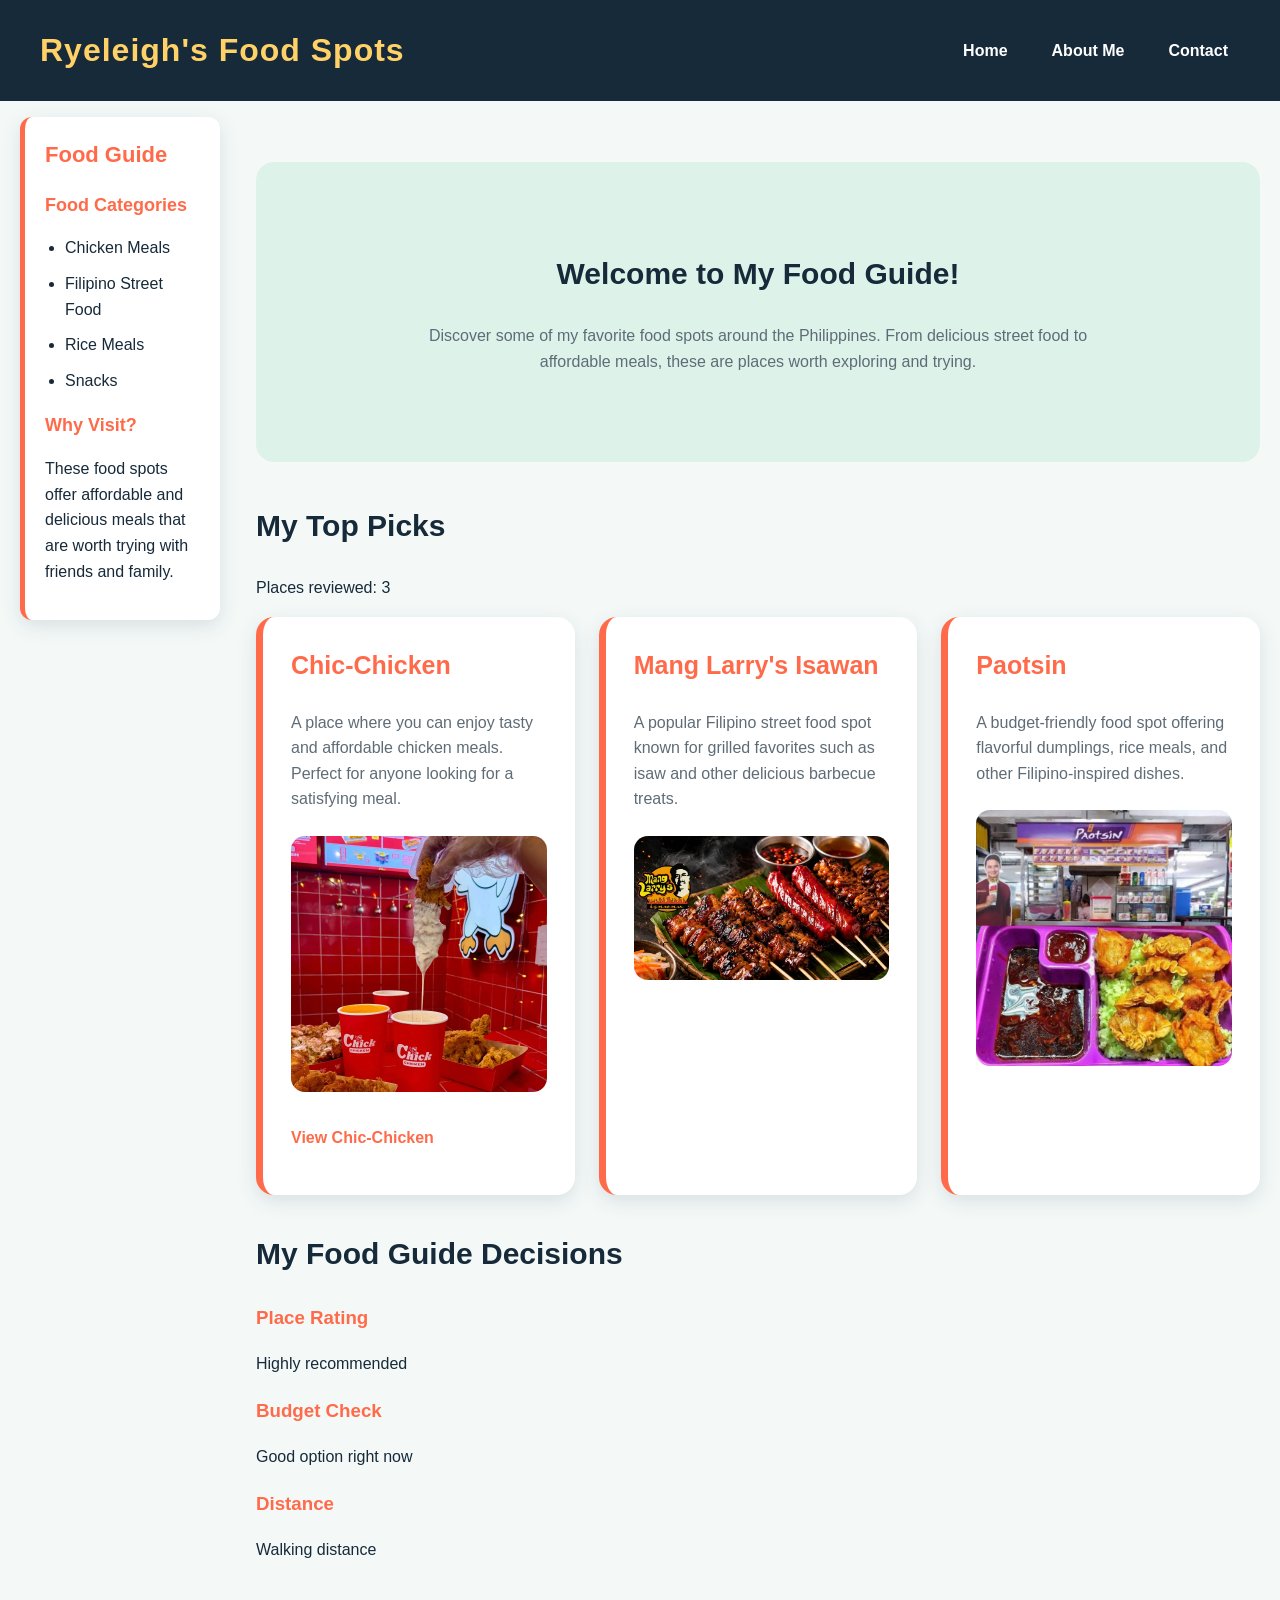
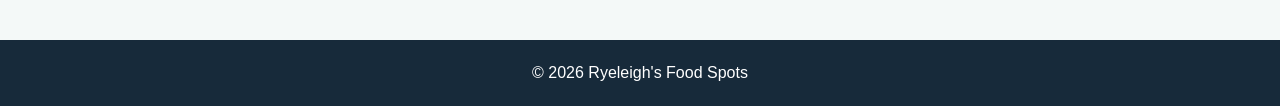
<file: index.html>
<!DOCTYPE html>
<html lang="en">
<head>
    <meta charset="UTF-8">
    <meta name="viewport" content="width=device-width, initial-scale=1.0">
    <title>Ryeleigh's Food Spots</title>

    <link rel="stylesheet" href="style.css">
</head>

<body>

<div class="page">

    <header class="site-header">
        <h1 id="guide-name">Ryeleigh's Food Spots</h1>

        <nav>
            <ul>
                <li><a href="index.html">Home</a></li>
                <li><a href="about.html">About Me</a></li>
                <li><a href="contact.html">Contact</a></li>
            </ul>
        </nav>
    </header>


    <aside>
        <h2>Food Guide</h2>

        <h3>Food Categories</h3>
        <ul>
            <li>Chicken Meals</li>
            <li>Filipino Street Food</li>
            <li>Rice Meals</li>
            <li>Snacks</li>
        </ul>

        <h3>Why Visit?</h3>
        <p>
            These food spots offer affordable and delicious meals
            that are worth trying with friends and family.
        </p>
    </aside>


    <main>

        <section class="intro-banner">
            <div>
                <h2>Welcome to My Food Guide!</h2>

                <p>
                    Discover some of my favorite food spots around the Philippines.
                    From delicious street food to affordable meals, these are places
                    worth exploring and trying.
                </p>
            </div>
        </section>


        <section>
            <h2>My Top Picks</h2>

            <p>
                Places reviewed: <span id="place-count">0</span>
            </p>

            <div class="place-grid">

                <article class="place-card">
                    <h3>Chic-Chicken</h3>

                    <p>
                        A place where you can enjoy tasty and affordable chicken
                        meals. Perfect for anyone looking for a satisfying meal.
                    </p>

                    <img src="chic-chicken.jpg" alt="Chic-Chicken food">

                    <p>
                        <a href="places/chic-chicken.html">
                            View Chic-Chicken
                        </a>
                    </p>
                </article>


                <article class="place-card">
                    <h3>Mang Larry's Isawan</h3>

                    <p>
                        A popular Filipino street food spot known for grilled
                        favorites such as isaw and other delicious barbecue treats.
                    </p>

                    <img
                        src="mang-larrys-isawan.jpg"
                        alt="Mang Larry's Isawan"
                    >
                </article>


                <article class="place-card">
                    <h3>Paotsin</h3>

                    <p>
                        A budget-friendly food spot offering flavorful dumplings,
                        rice meals, and other Filipino-inspired dishes.
                    </p>

                    <img src="paotsin.jpg" alt="Paotsin food">
                </article>

            </div>
        </section>


        <!-- Activity 8.3: Guide Decisions -->
        <section class="guide-decisions">
            <h2>My Food Guide Decisions</h2>

            <div>
                <h3>Place Rating</h3>
                <p id="rating-result">Rating will appear here.</p>
            </div>

            <div>
                <h3>Budget Check</h3>
                <p id="budget-result">Budget result will appear here.</p>
            </div>

            <div>
                <h3>Distance</h3>
                <p id="distance-result">Distance result will appear here.</p>
            </div>
        </section>

    </main>


    <footer>
        <p id="copyright"></p>
    </footer>

</div>

<script src="script.js"></script>
</body>
</html>
</file>
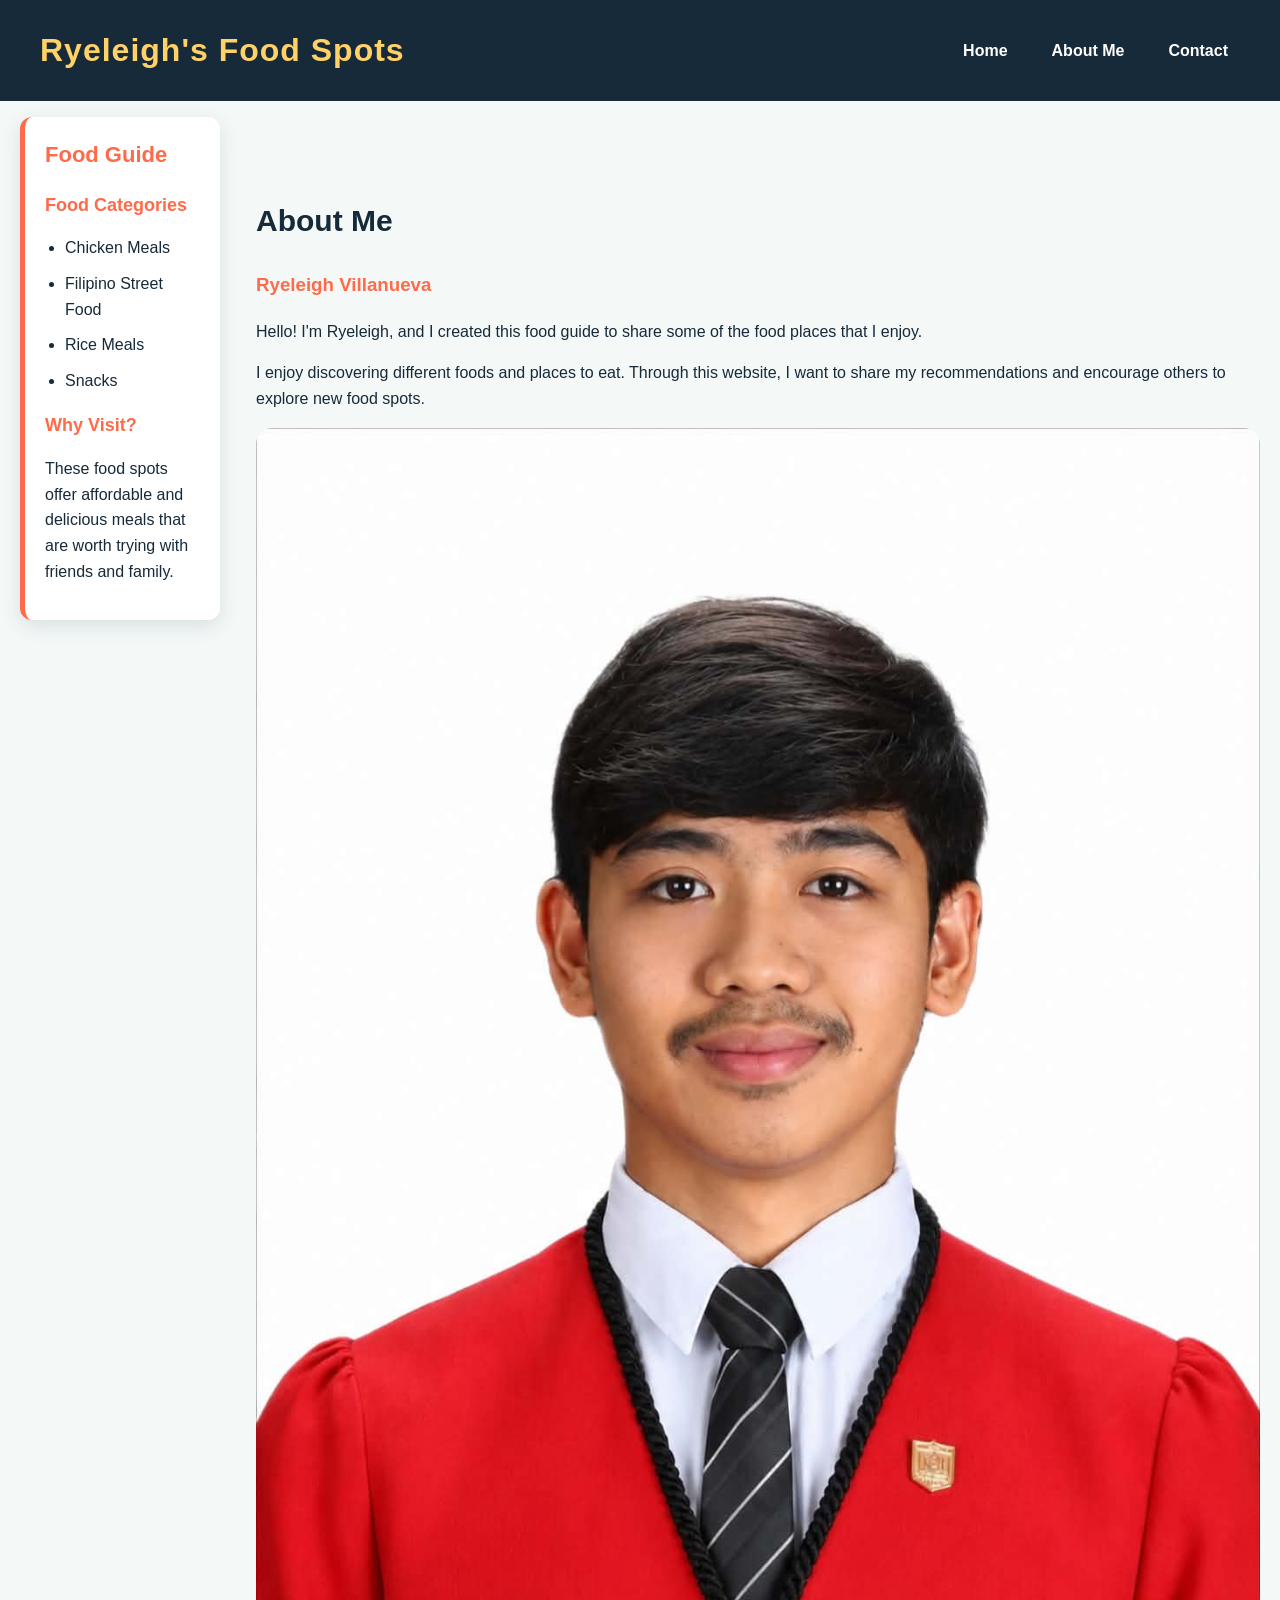
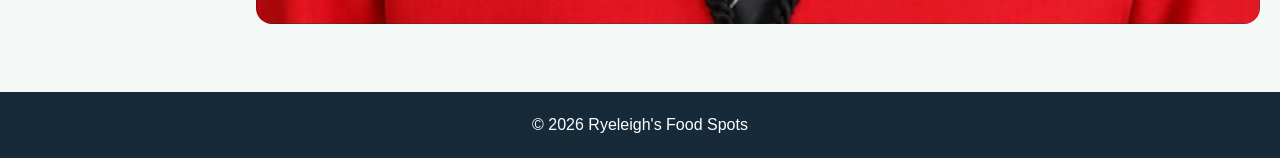
<file: about.html>
<!DOCTYPE html>
<html lang="en">
<head>
    <meta charset="UTF-8">
    <meta name="viewport" content="width=device-width, initial-scale=1.0">
    <title>About Me - Ryeleigh's Food Spots</title>

    <link rel="stylesheet" href="style.css">
</head>

<body>

<div class="page">

    <header class="site-header">
        <h1 id="guide-name">Ryeleigh's Food Spots</h1>

        <nav>
            <ul>
                <li><a href="index.html">Home</a></li>
                <li><a href="about.html">About Me</a></li>
                <li><a href="contact.html">Contact</a></li>
            </ul>
        </nav>
    </header>


    <aside>
        <h2>Food Guide</h2>

        <h3>Food Categories</h3>
        <ul>
            <li>Chicken Meals</li>
            <li>Filipino Street Food</li>
            <li>Rice Meals</li>
            <li>Snacks</li>
        </ul>

        <h3>Why Visit?</h3>
        <p>
            These food spots offer affordable and delicious meals
            that are worth trying with friends and family.
        </p>
    </aside>


    <main>

        <h2>About Me</h2>

        <section>

            <h3>Ryeleigh Villanueva</h3>

            <p>
                Hello! I'm Ryeleigh, and I created this food guide to share
                some of the food places that I enjoy.
            </p>

            <p>
                I enjoy discovering different foods and places to eat.
                Through this website, I want to share my recommendations
                and encourage others to explore new food spots.
            </p>

            <img src="me.jpg" alt="Photo of Ryeleigh">

        </section>

    </main>


    <footer>
        <p id="copyright"></p>
    </footer>

</div>

<script src="script.js"></script>
</body>
</html>
</file>
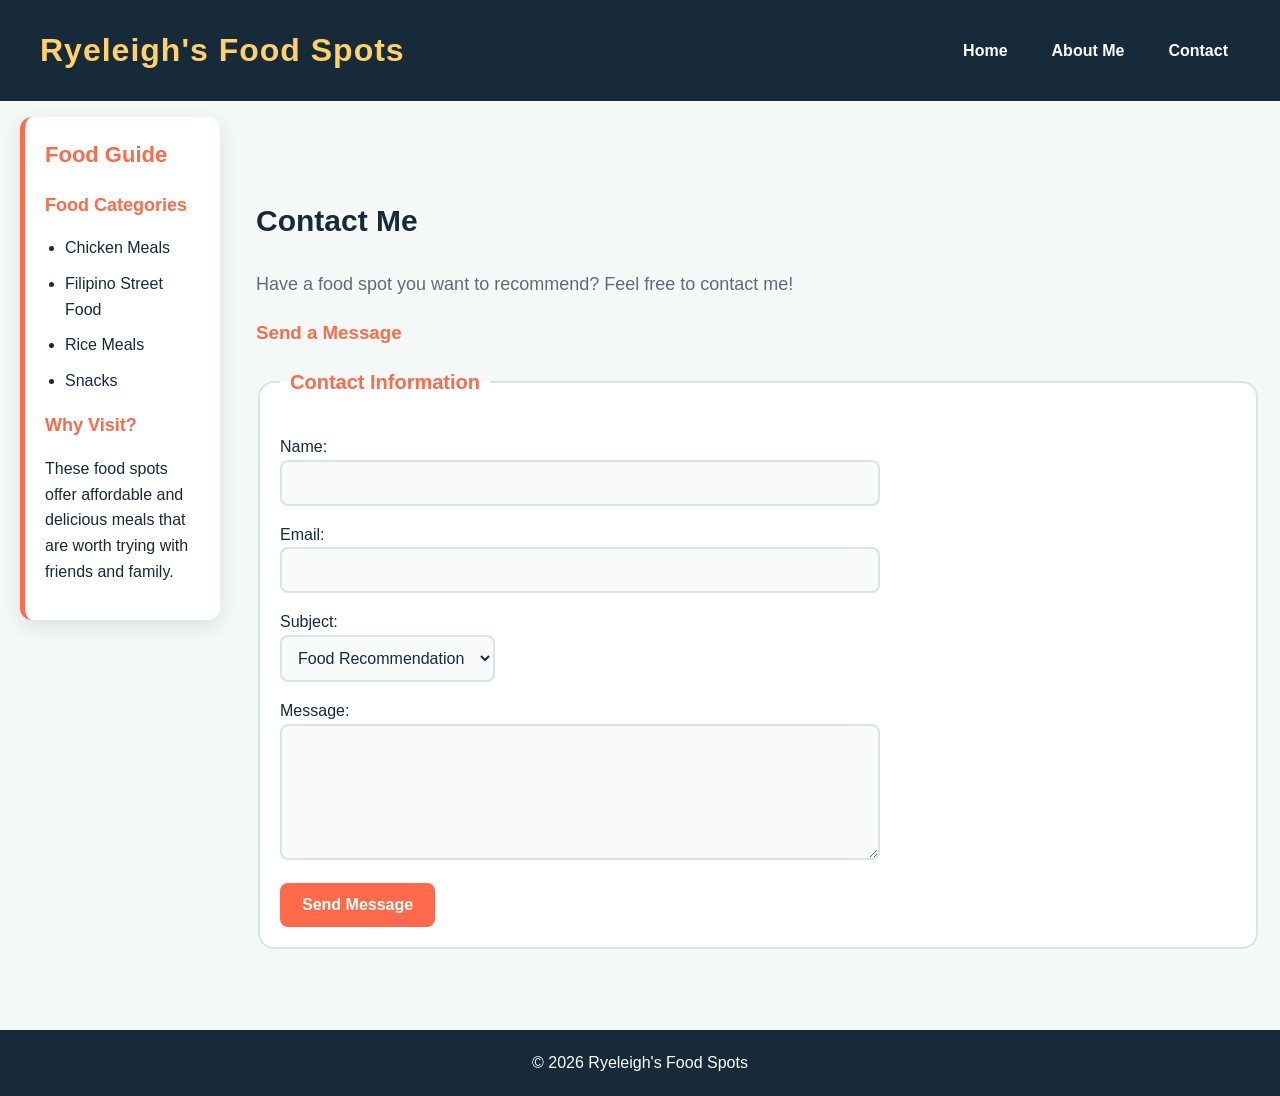
<file: contact.html>
<!DOCTYPE html>
<html lang="en">
<head>
    <meta charset="UTF-8">
    <meta name="viewport" content="width=device-width, initial-scale=1.0">
    <title>Contact - Ryeleigh's Food Spots</title>

    <link rel="stylesheet" href="style.css">
</head>

<body>

<div class="page">

    <header class="site-header">
        <h1 id="guide-name">Ryeleigh's Food Spots</h1>

        <nav>
            <ul>
                <li><a href="index.html">Home</a></li>
                <li><a href="about.html">About Me</a></li>
                <li><a href="contact.html">Contact</a></li>
            </ul>
        </nav>
    </header>


    <aside>
        <h2>Food Guide</h2>

        <h3>Food Categories</h3>
        <ul>
            <li>Chicken Meals</li>
            <li>Filipino Street Food</li>
            <li>Rice Meals</li>
            <li>Snacks</li>
        </ul>

        <h3>Why Visit?</h3>
        <p>
            These food spots offer affordable and delicious meals
            that are worth trying with friends and family.
        </p>
    </aside>


    <main>

        <h2>Contact Me</h2>

        <p>
            Have a food spot you want to recommend? Feel free to contact me!
        </p>

        <section>

            <h3>Send a Message</h3>

            <form>

                <fieldset>

                    <legend>Contact Information</legend>

                    <p>
                        <label for="name">Name:</label><br>
                        <input type="text" id="name" name="name">
                    </p>

                    <p>
                        <label for="email">Email:</label><br>
                        <input type="email" id="email" name="email">
                    </p>

                    <p>
                        <label for="subject">Subject:</label><br>

                        <select id="subject" name="subject">
                            <option value="recommendation">
                                Food Recommendation
                            </option>

                            <option value="question">
                                Question
                            </option>

                            <option value="feedback">
                                Feedback
                            </option>
                        </select>
                    </p>

                    <p>
                        <label for="message">Message:</label><br>

                        <textarea
                            id="message"
                            name="message"
                            rows="6"
                        ></textarea>
                    </p>

                    <button type="submit">Send Message</button>

                </fieldset>

            </form>

        </section>

    </main>


    <footer>
        <p id="copyright"></p>
    </footer>

</div>

<script src="script.js"></script>
</body>
</html>
</file>
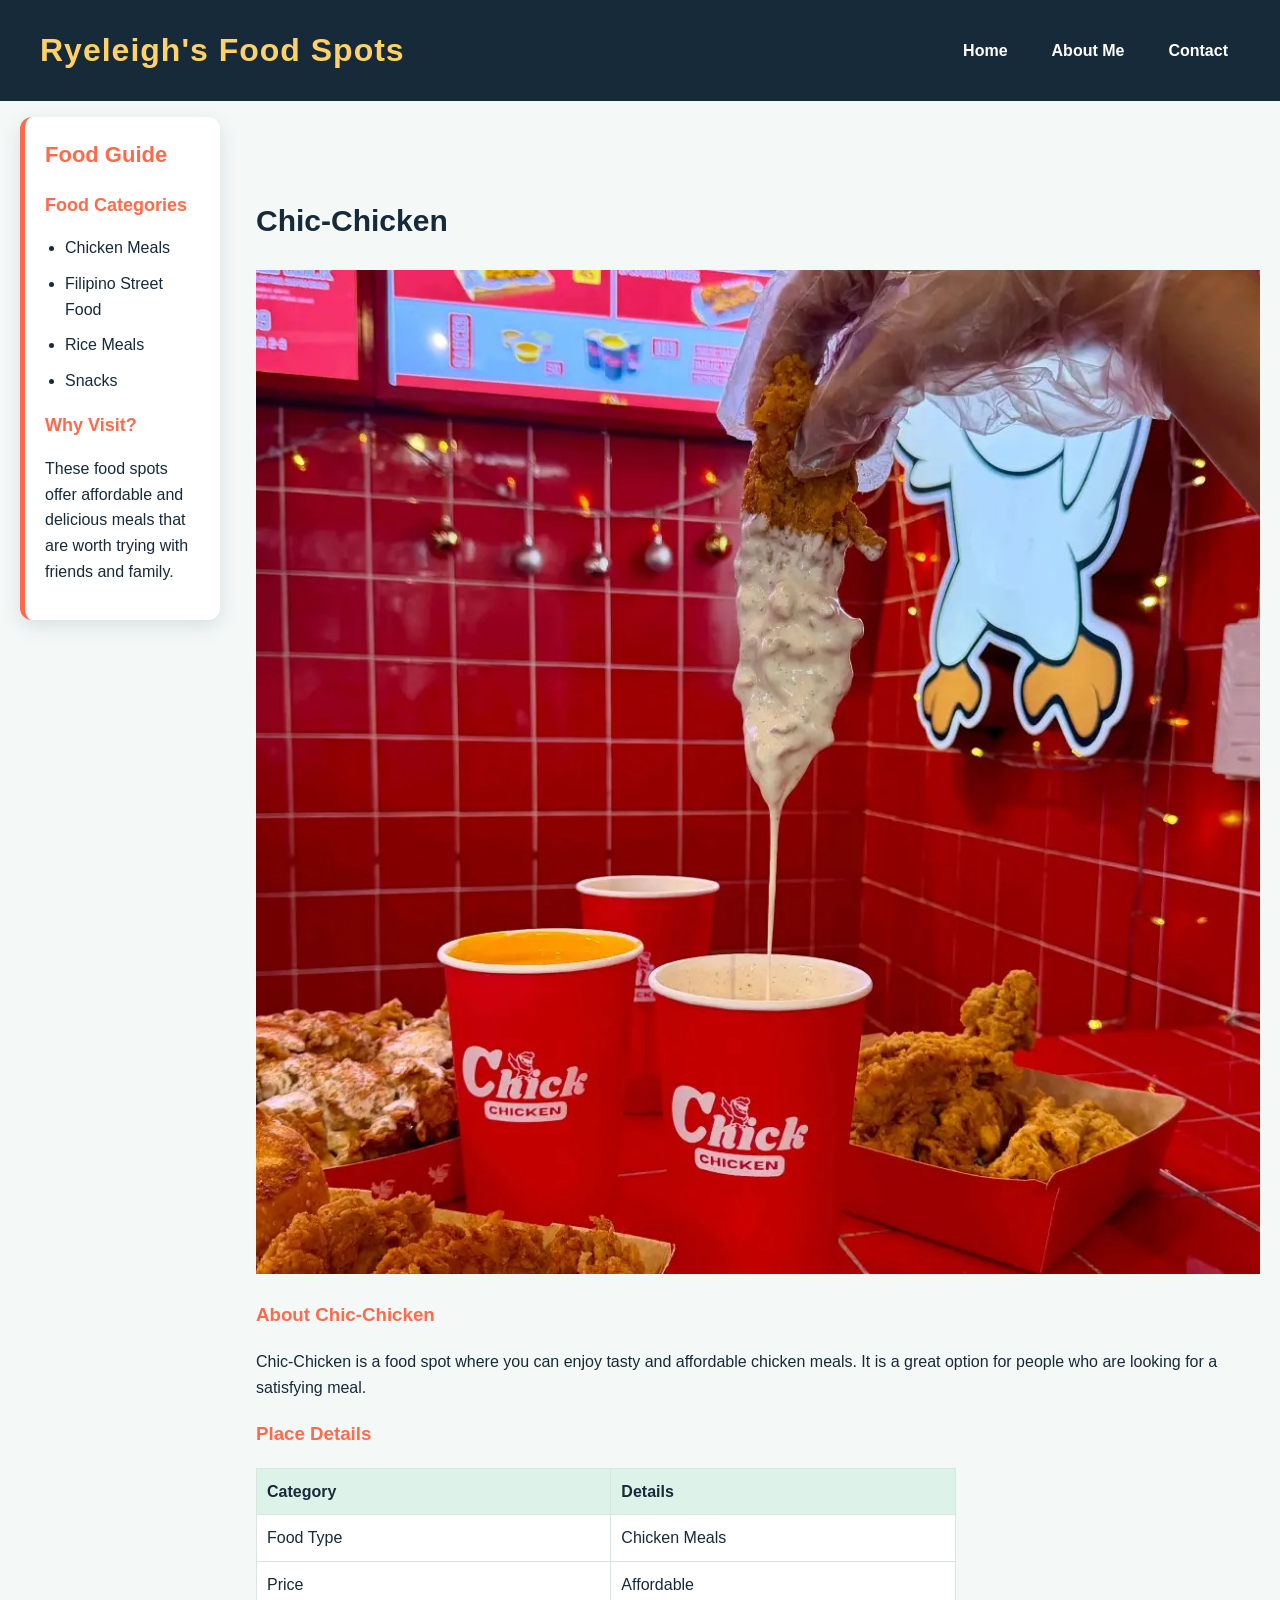
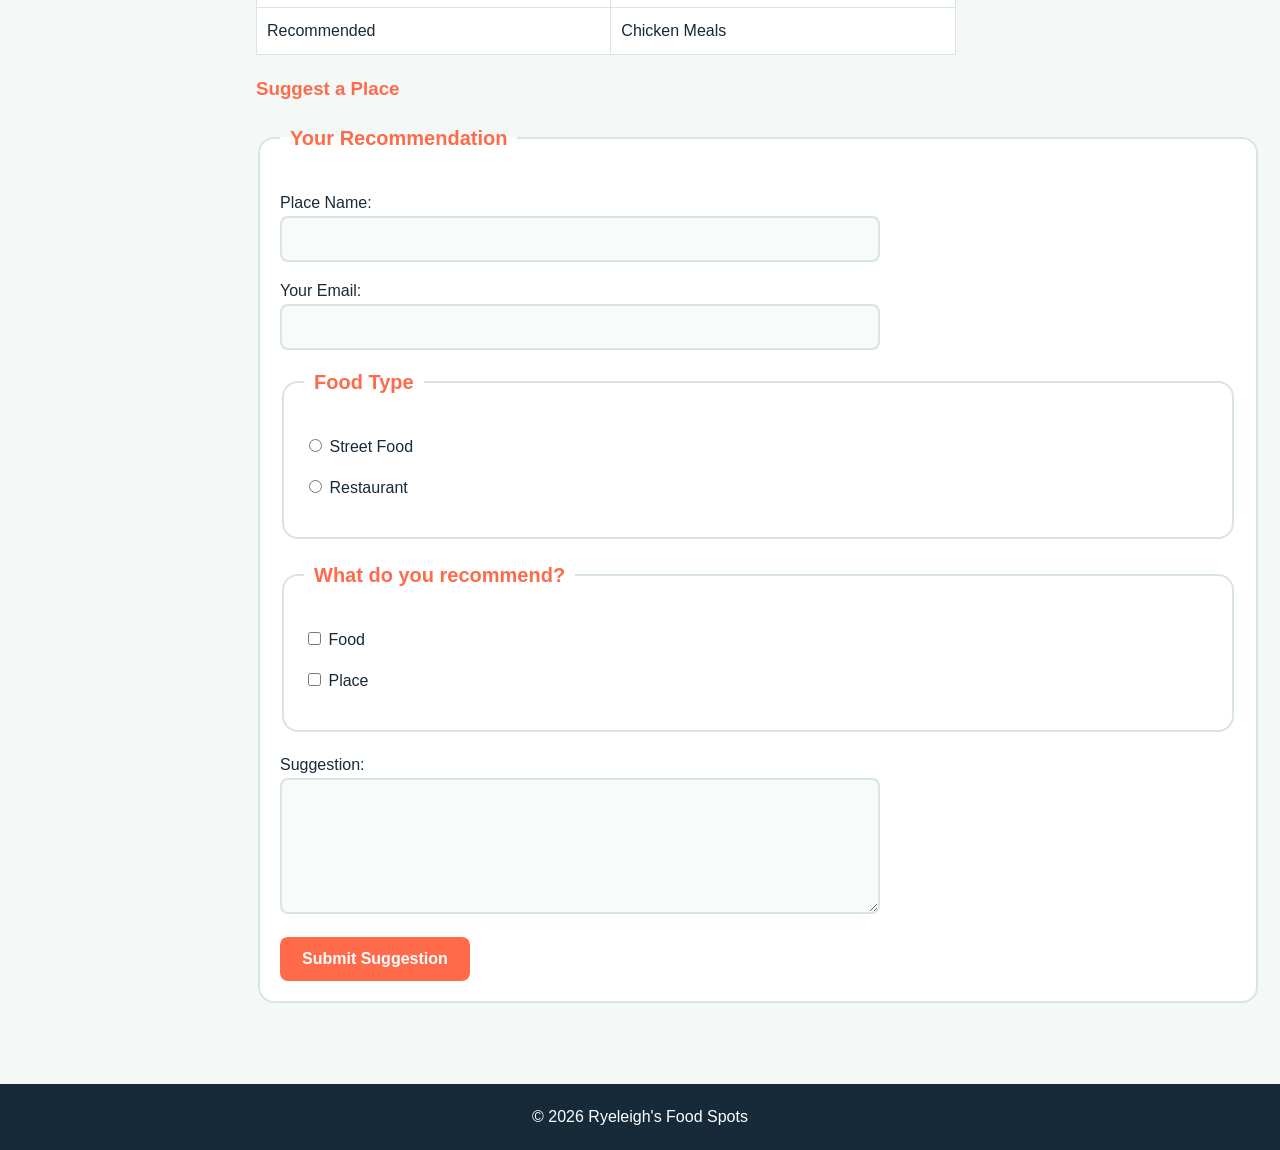
<file: places/chic-chicken.html>
<!DOCTYPE html>
<html lang="en">

<head>
    <meta charset="UTF-8">
    <meta name="viewport" content="width=device-width, initial-scale=1.0">

    <title>Chic-Chicken - Ryeleigh's Food Spots</title>

    <link rel="stylesheet" href="../style.css">
</head>

<body>

<div class="page">

    <header class="site-header">

        <h1 id="guide-name">Ryeleigh's Food Spots</h1>

        <nav>
            <ul>
                <li><a href="../index.html">Home</a></li>
                <li><a href="../about.html">About Me</a></li>
                <li><a href="../contact.html">Contact</a></li>
            </ul>
        </nav>

    </header>


    <aside>

        <h2>Food Guide</h2>

        <h3>Food Categories</h3>

        <ul>
            <li>Chicken Meals</li>
            <li>Filipino Street Food</li>
            <li>Rice Meals</li>
            <li>Snacks</li>
        </ul>

        <h3>Why Visit?</h3>

        <p>
            These food spots offer affordable and delicious meals
            that are worth trying with friends and family.
        </p>

    </aside>


    <main>

        <h2>Chic-Chicken</h2>

        <img
            src="../chic-chicken.jpg"
            alt="Chic-Chicken food"
        >


        <section>

            <h3>About Chic-Chicken</h3>

            <p>
                Chic-Chicken is a food spot where you can enjoy tasty
                and affordable chicken meals. It is a great option for
                people who are looking for a satisfying meal.
            </p>

        </section>


        <section>

            <h3>Place Details</h3>

            <table border="1">

                <tr>
                    <th>Category</th>
                    <th>Details</th>
                </tr>

                <tr>
                    <td>Food Type</td>
                    <td>Chicken Meals</td>
                </tr>

                <tr>
                    <td>Price</td>
                    <td>Affordable</td>
                </tr>

                <tr>
                    <td>Recommended</td>
                    <td>Chicken Meals</td>
                </tr>

            </table>

        </section>


        <section>

            <h3>Suggest a Place</h3>

            <form>

                <fieldset>

                    <legend>Your Recommendation</legend>

                    <p>
                        <label for="place-name">
                            Place Name:
                        </label>
                        <br>

                        <input
                            type="text"
                            id="place-name"
                            name="place-name"
                        >
                    </p>


                    <p>
                        <label for="place-email">
                            Your Email:
                        </label>
                        <br>

                        <input
                            type="email"
                            id="place-email"
                            name="place-email"
                        >
                    </p>


                    <fieldset>

                        <legend>Food Type</legend>

                        <p>

                            <input
                                type="radio"
                                id="street-food"
                                name="food-type"
                                value="street-food"
                            >

                            <label for="street-food">
                                Street Food
                            </label>

                        </p>


                        <p>

                            <input
                                type="radio"
                                id="restaurant"
                                name="food-type"
                                value="restaurant"
                            >

                            <label for="restaurant">
                                Restaurant
                            </label>

                        </p>

                    </fieldset>


                    <fieldset>

                        <legend>What do you recommend?</legend>

                        <p>

                            <input
                                type="checkbox"
                                id="food"
                                name="recommendation"
                                value="food"
                            >

                            <label for="food">
                                Food
                            </label>

                        </p>


                        <p>

                            <input
                                type="checkbox"
                                id="place"
                                name="recommendation"
                                value="place"
                            >

                            <label for="place">
                                Place
                            </label>

                        </p>

                    </fieldset>


                    <p>

                        <label for="suggestion">
                            Suggestion:
                        </label>

                        <br>

                        <textarea
                            id="suggestion"
                            name="suggestion"
                            rows="6"
                        ></textarea>

                    </p>


                    <button type="submit">
                        Submit Suggestion
                    </button>

                </fieldset>

            </form>

        </section>

    </main>


    <footer>

        <p id="copyright"></p>

    </footer>

</div>

<script src="../script.js"></script>
</body>
</html>
</file>
<file: style.css>
/* ========================================
1. VARIABLES
======================================== */

:root {
  --brand-color: #FF6B4A;
  --dark-ink: #172A3A;
  --muted-grey: #5F6C76;
  --light-background: #F4F9F8;

  --header-background: #172A3A;
  --card-background: #FFFFFF;
  --soft-accent: #DDF3EA;
  --yellow-accent: #FFD166;
  --border-color: #D9E5E2;
  --input-background: #F8FBFA;
  --button-text: #FFFFFF;

  --shadow-color: rgba(23, 42, 58, 0.12);
  --shadow-hover: rgba(23, 42, 58, 0.20);
}


/* ========================================
2. BASE STYLES
======================================== */

* {
  box-sizing: border-box;
}

body {
  margin: 0;
  font-family: Arial, sans-serif;
  line-height: 1.6;
  color: var(--dark-ink);
  background-color: var(--light-background);
}


/* ========================================
3. PAGE LAYOUT - MOBILE FIRST
======================================== */

/* Base: mobile layout */
.page {
  display: grid;
  grid-template-columns: 1fr;

  grid-template-areas:
    "masthead"
    "main"
    "side"
    "foot";

  gap: 16px;
}


/* ========================================
4. GRID AREA ASSIGNMENTS
======================================== */

.site-header {
  grid-area: masthead;
}

aside {
  grid-area: side;
}

main {
  grid-area: main;
}

footer {
  grid-area: foot;
}


/* ========================================
5. HEADER - FLEXBOX
======================================== */

.site-header {
  background-color: var(--header-background);
  color: var(--button-text);
  padding: 25px 20px;

  display: flex;
  flex-direction: column;
  justify-content: space-between;
  align-items: center;

  gap: 15px;
  text-align: center;
}

.site-header h1 {
  color: var(--yellow-accent);
  margin: 0;
  font-size: 28px;
  letter-spacing: 1px;
}


/* ========================================
6. NAVIGATION - FLEXBOX
======================================== */

.site-header nav ul {
  list-style: none;
  padding: 0;
  margin: 0;

  display: flex;
  flex-wrap: wrap;
  justify-content: center;
  gap: 10px;
}

.site-header nav li {
  margin: 0;
}

.site-header nav a {
  color: var(--button-text);
  text-decoration: none;
  font-weight: bold;
  padding: 8px 10px;
  border-radius: 20px;
}

.site-header nav a:hover {
  background-color: var(--soft-accent);
  color: var(--brand-color);
}


/* ========================================
7. SIDEBAR
======================================== */

aside {
  background-color: var(--card-background);
  border-left: 5px solid var(--brand-color);
  border-radius: 12px;

  padding: 20px;

  margin-left: 16px;
  margin-right: 16px;

  height: fit-content;

  box-shadow: 0 6px 20px var(--shadow-color);
}

aside h2 {
  font-size: 22px;
  margin-top: 0;
  color: var(--brand-color);
}

aside h3 {
  font-size: 18px;
  margin-bottom: 8px;
}

aside ul {
  padding-left: 20px;
}

aside li {
  margin-bottom: 10px;
}


/* ========================================
8. MAIN CONTENT
======================================== */

main {
  width: 100%;
  padding: 25px 16px;
  margin: 0 auto;

  min-width: 0;
}

main > p {
  font-size: 18px;
  color: var(--muted-grey);
}

h2 {
  color: var(--dark-ink);
  margin-top: 35px;
  font-size: 30px;
}

h3 {
  color: var(--brand-color);
}


/* ========================================
9. COMPONENTS - PLACE CARDS
FLEXBOX
======================================== */

.place-grid {
  display: flex;
  flex-wrap: wrap;
  gap: 24px;

  width: 100%;
}

.place-card {
  flex: 1 1 240px;

  min-width: 0;

  background-color: var(--card-background);
  border-left: 7px solid var(--brand-color);
  border-radius: 18px;

  padding: 28px;
  margin-bottom: 0;

  box-shadow: 0 6px 20px var(--shadow-color);

  transition: transform 0.2s ease,
              box-shadow 0.2s ease;
}

.place-card:hover {
  transform: translateY(-6px);
  box-shadow: 0 10px 28px var(--shadow-hover);
}

.place-card h3 {
  font-size: 25px;
  color: var(--brand-color);
  margin-top: 0;
}

.place-card p {
  color: var(--muted-grey);
}

.place-card img {
  width: 100%;
  max-width: 500px;
  height: auto;
  border-radius: 14px;
  margin-top: 8px;
}

.place-card a {
  display: inline-block;
  margin-top: 10px;

  color: var(--brand-color);
  font-weight: bold;
  text-decoration: none;
}

.place-card a:hover {
  text-decoration: underline;
}


/* ========================================
10. IMAGES
======================================== */

main > section img {
  max-width: 100%;
  height: auto;
  border-radius: 16px;
}

main img {
  max-width: 100%;
  height: auto;
}


/* ========================================
11. FORMS
======================================== */

fieldset {
  background-color: var(--card-background);
  border: 2px solid var(--border-color);
  border-radius: 16px;

  padding: 20px;
  margin-bottom: 20px;

  max-width: 100%;
}

legend {
  color: var(--brand-color);
  font-size: 20px;
  font-weight: bold;
  padding: 0 10px;
}

input,
select,
textarea {
  padding: 12px;

  border: 2px solid var(--border-color);
  border-radius: 8px;

  background-color: var(--input-background);
  color: var(--dark-ink);

  font-family: Arial, sans-serif;
  font-size: 16px;

  max-width: 100%;
}

input[type="text"],
input[type="email"] {
  width: 100%;
  max-width: 600px;
}

textarea {
  width: 100%;
  max-width: 600px;
}

button {
  background-color: var(--brand-color);
  color: var(--button-text);

  padding: 13px 22px;

  border: none;
  border-radius: 8px;

  cursor: pointer;

  font-weight: bold;
  font-size: 16px;
}

button:hover {
  background-color: var(--dark-ink);
}


/* ========================================
12. FOCUS STATES
======================================== */

input:focus,
textarea:focus {
  outline: 3px solid var(--brand-color);
  outline-offset: 2px;
}

select:focus,
button:focus {
  outline: 3px solid var(--yellow-accent);
  outline-offset: 2px;
}


/* ========================================
13. CENTERED INTRO BANNER
======================================== */

.intro-banner {
  min-height: 300px;

  display: flex;
  justify-content: center;
  align-items: center;

  text-align: center;

  background-color: var(--soft-accent);
  border-radius: 18px;

  padding: 30px;
  margin-bottom: 40px;

  width: 100%;
}

.intro-banner h2 {
  margin-top: 0;
  color: var(--dark-ink);
}

.intro-banner p {
  max-width: 700px;
  margin: 0 auto;
  color: var(--muted-grey);
}


/* ========================================
14. TABLE
======================================== */

table {
  width: 100%;
  max-width: 700px;
  border-collapse: collapse;
  background-color: var(--card-background);
}

th,
td {
  padding: 10px;
  text-align: left;
  border: 1px solid var(--border-color);
}

th {
  background-color: var(--soft-accent);
}


/* ========================================
15. FOOTER
======================================== */

footer {
  background-color: var(--header-background);
  color: var(--button-text);

  text-align: center;

  padding: 20px;
}

footer p {
  margin: 0;
}


/* ========================================
16. RESPONSIVE LAYOUT
MOBILE FIRST → TABLET/DESKTOP
======================================== */

/* Tablet and larger screens */
@media (min-width: 700px) {

  .page {
    grid-template-columns: 220px 1fr;

    grid-template-areas:
      "masthead masthead"
      "side main"
      "foot foot";
  }

  .site-header {
    flex-direction: row;
    padding: 25px 40px;
    text-align: left;
  }

  .site-header nav ul {
    gap: 20px;
  }

  .site-header nav a {
    padding: 8px 12px;
  }

  aside {
    margin-left: 20px;
    margin-right: 0;
  }

  main {
    max-width: 1050px;
    padding: 45px 20px;
  }

}


/* Larger desktop screens */
@media (min-width: 1000px) {

  .site-header h1 {
    font-size: 32px;
  }

}
</file>
